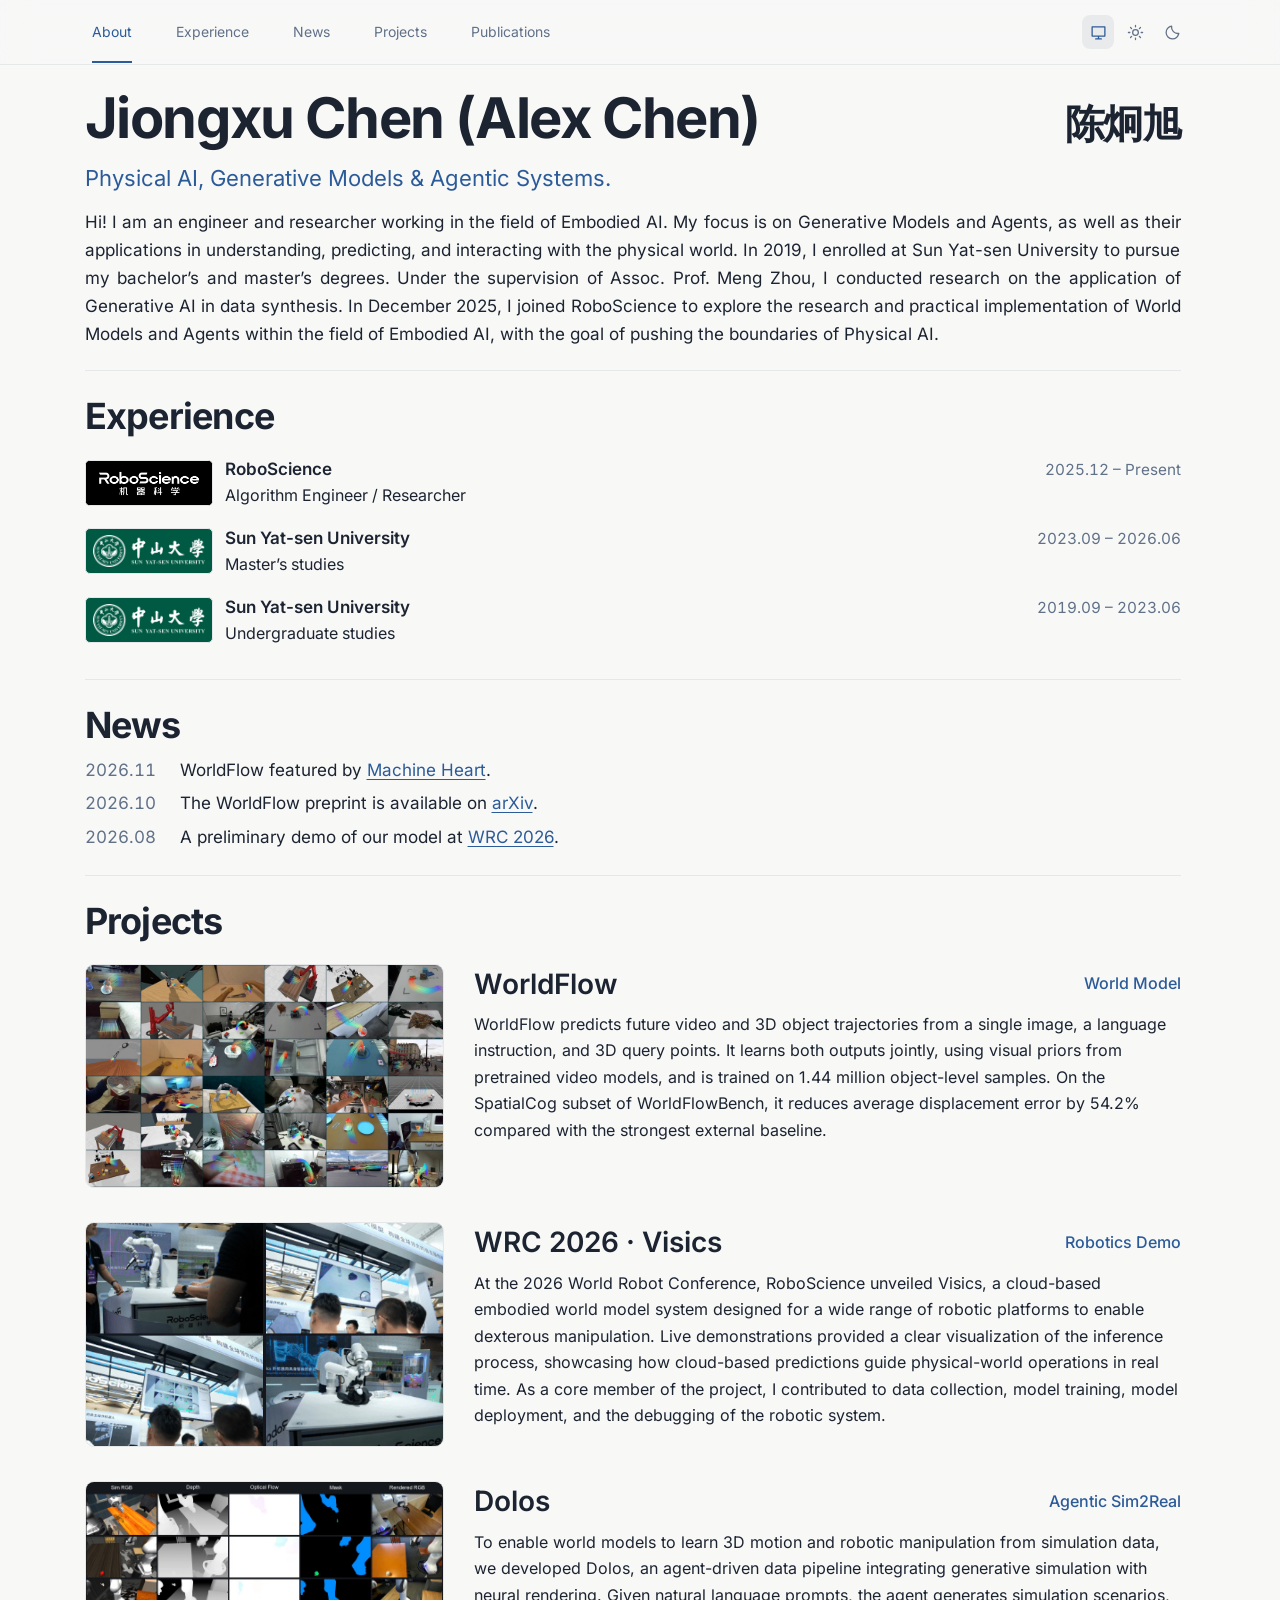
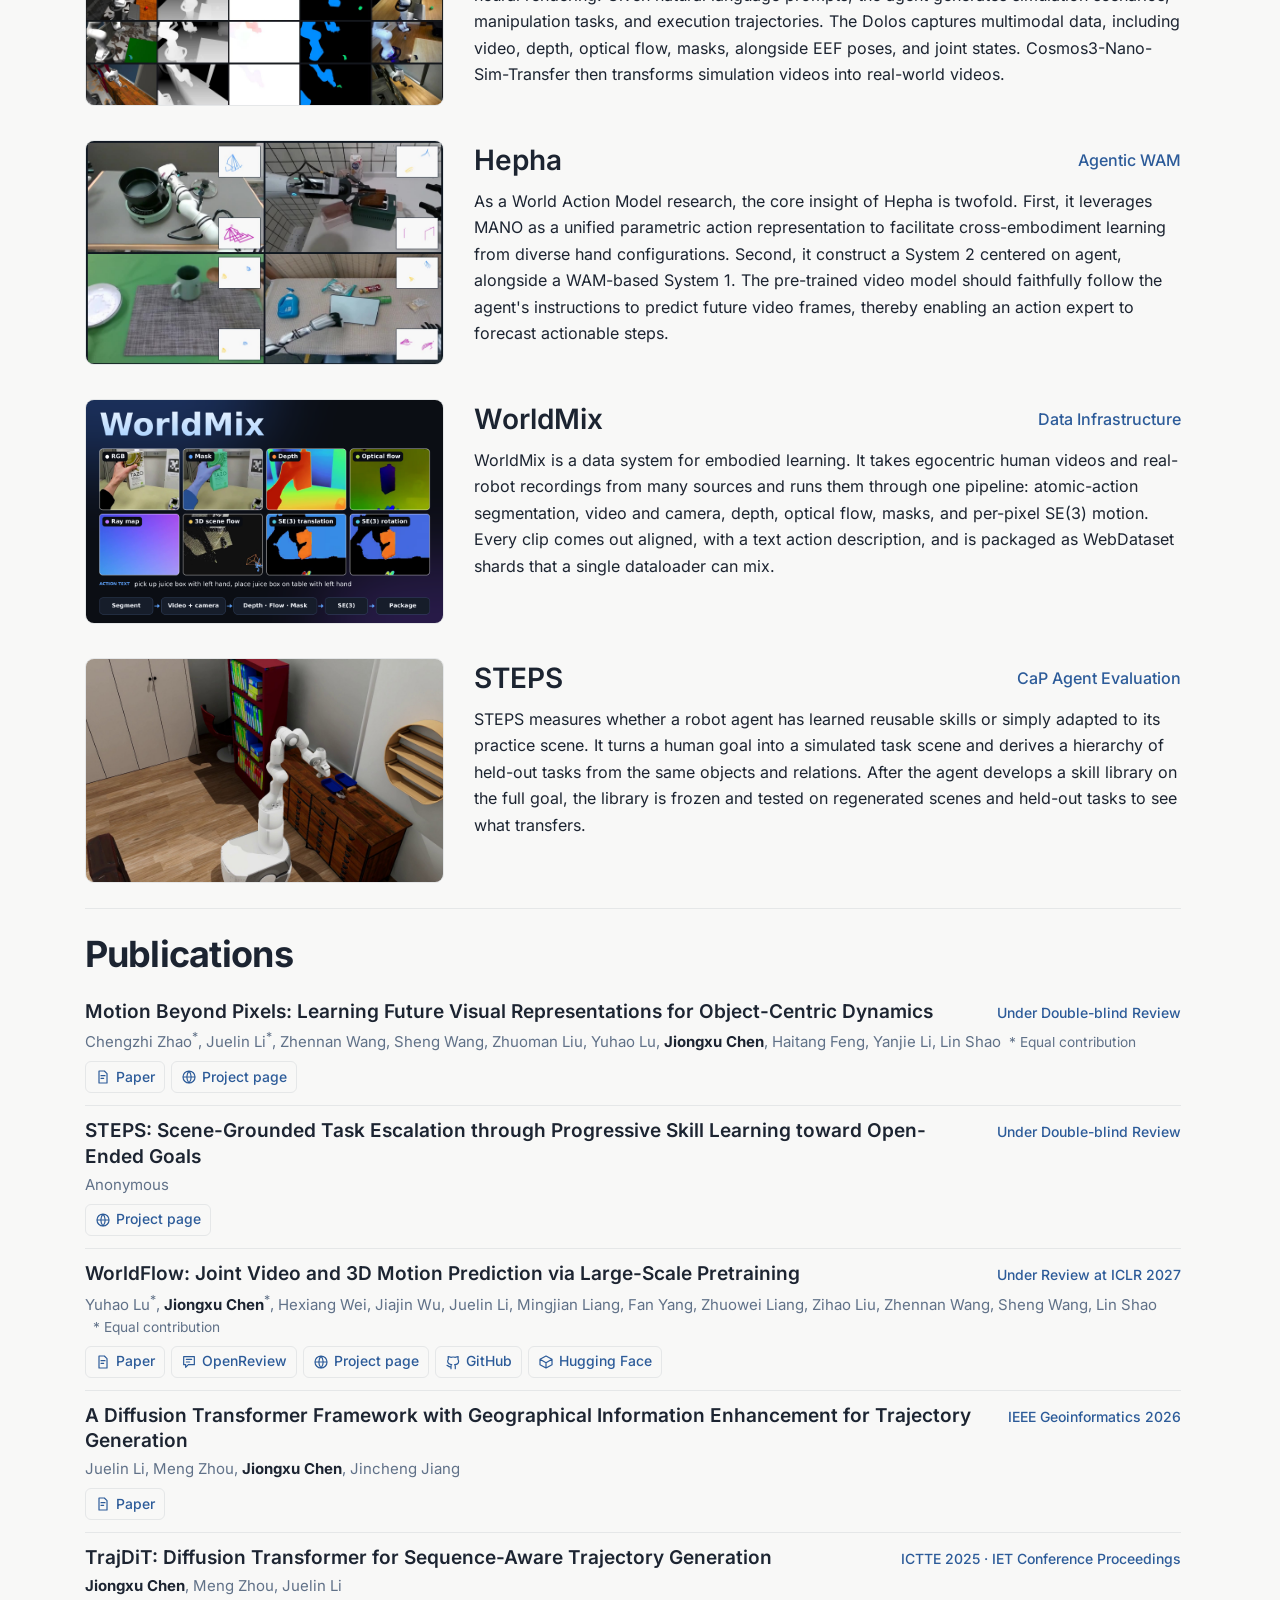
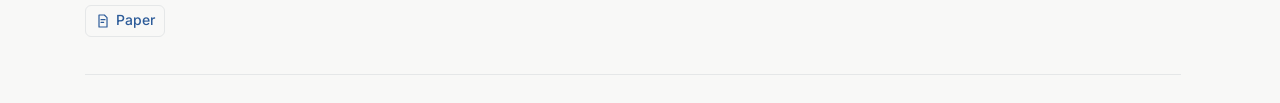
<file: index.html>
<!DOCTYPE html><html lang="en"><head><meta charset="UTF-8"><meta name="viewport" content="width=device-width"><meta name="description" content="Research and engineering portfolio of Jiongxu Chen, covering physical AI, generative models, and agentic systems."><meta name="robots" content="noindex,nofollow"><title>Jiongxu Chen</title><link rel="icon" href="/favicon.svg"><script>try{const t=localStorage.getItem('theme')||'system';document.documentElement.dataset.theme=t;document.documentElement.style.colorScheme=t==='system'?(matchMedia('(prefers-color-scheme: dark)').matches?'dark':'light'):t;}catch{}</script><link rel="stylesheet" href="/_astro/index.5DleU7zk.css"><link rel="stylesheet" href="/_astro/_astro_content.C39nKzuz.css"></head><body><a class="skip" href="#main">Skip to content</a><header><div class="nav-wrap"><button class="menu" type="button" aria-expanded="false" aria-controls="navigation" aria-label="Navigation menu"><span class="menu-open-icon"><svg viewBox="0 0 24 24" fill="none" stroke="currentColor" stroke-width="1.8" stroke-linecap="round" stroke-linejoin="round" aria-hidden="true"><path d="M4 7h16 M4 12h16 M4 17h16"></path></svg></span><span class="menu-close-icon"><svg viewBox="0 0 24 24" fill="none" stroke="currentColor" stroke-width="1.8" stroke-linecap="round" stroke-linejoin="round" aria-hidden="true"><path d="M6 6l12 12 M18 6 6 18"></path></svg></span></button><nav id="navigation" aria-label="Main navigation"><a href="/#about" data-nav="about">About</a><a href="/#experience" data-nav="experience">Experience</a><a href="/#news" data-nav="news">News</a><a href="/#projects" data-nav="projects">Projects</a><a href="/#publications" data-nav="publications">Publications</a></nav><div class="tools"><div class="theme-switch" role="group" aria-label="Theme"><button type="button" data-set-theme="system" aria-label="System" title="System" aria-pressed="true"><svg viewBox="0 0 24 24" fill="none" stroke="currentColor" stroke-width="1.8" stroke-linecap="round" stroke-linejoin="round" aria-hidden="true"><path d="M3 4h18v13H3z M8 21h8 M12 17v4"></path></svg></button><button type="button" data-set-theme="light" aria-label="Light" title="Light" aria-pressed="false"><svg viewBox="0 0 24 24" fill="none" stroke="currentColor" stroke-width="1.8" stroke-linecap="round" stroke-linejoin="round" aria-hidden="true"><path d="M12 2v2 M12 20v2 M2 12h2 M20 12h2 M5 5l1.5 1.5 M17.5 17.5 19 19 M5 19l1.5-1.5 M17.5 6.5 19 5 M16 12a4 4 0 1 1-8 0 4 4 0 0 1 8 0Z"></path></svg></button><button type="button" data-set-theme="dark" aria-label="Dark" title="Dark" aria-pressed="false"><svg viewBox="0 0 24 24" fill="none" stroke="currentColor" stroke-width="1.8" stroke-linecap="round" stroke-linejoin="round" aria-hidden="true"><path d="M20.9 13.3A9 9 0 0 1 10.7 3.1 9 9 0 1 0 20.9 13.3Z"></path></svg></button></div></div></div></header><main id="main"><section class="profile" id="about" aria-label="About Me" data-astro-cid-7aropxhg><div class="profile-intro" data-astro-cid-7aropxhg><h1 class="profile-name" data-astro-cid-7aropxhg><span data-astro-cid-7aropxhg>Jiongxu Chen <span class="profile-alias" data-astro-cid-7aropxhg>(Alex Chen)</span></span><span class="profile-chinese-name" lang="zh" data-astro-cid-7aropxhg>陈炯旭</span></h1><p data-astro-cid-7aropxhg>Physical AI, Generative Models &amp; Agentic Systems.</p></div><p class="profile-bio" data-astro-cid-7aropxhg>Hi! I am an engineer and researcher working in the field of Embodied AI. My focus is on Generative Models and Agents, as well as their applications in understanding, predicting, and interacting with the physical world. In 2019, I enrolled at Sun Yat-sen University to pursue my bachelor’s and master’s degrees. Under the supervision of Assoc. Prof. Meng Zhou, I conducted research on the application of Generative AI in data synthesis. In December 2025, I joined RoboScience to explore the research and practical implementation of World Models and Agents within the field of Embodied AI, with the goal of pushing the boundaries of Physical AI.</p></section><section id="experience" data-astro-cid-bl6cniha><h2 data-astro-cid-bl6cniha>Experience</h2><ul class="experience-list" role="list" data-astro-cid-bl6cniha><li class="experience-entry" data-astro-cid-bl6cniha><a class="organization-logo roboscience" href="https://www.robosci.com/en/home-en/" aria-label="RoboScience" data-astro-cid-bl6cniha><img src="/images/organizations/roboscience.png" alt="" width="128" height="46" decoding="async" data-astro-cid-bl6cniha></a><a class="organization-name title-link" href="https://www.robosci.com/en/home-en/" data-astro-cid-bl6cniha>RoboScience</a><span class="experience-date" data-astro-cid-bl6cniha><time datetime="2025-12" data-astro-cid-bl6cniha>2025.12</time><span data-astro-cid-bl6cniha> – </span>Present</span><span class="experience-role" data-astro-cid-bl6cniha>Algorithm Engineer / Researcher</span></li><li class="experience-entry" data-astro-cid-bl6cniha><a class="organization-logo sysu" href="https://www.sysu.edu.cn/" aria-label="Sun Yat-sen University" data-astro-cid-bl6cniha><img src="/images/organizations/sysu.png" alt="" width="128" height="46" decoding="async" data-astro-cid-bl6cniha></a><a class="organization-name title-link" href="https://www.sysu.edu.cn/" data-astro-cid-bl6cniha>Sun Yat-sen University</a><span class="experience-date" data-astro-cid-bl6cniha><time datetime="2023-09" data-astro-cid-bl6cniha>2023.09</time><span data-astro-cid-bl6cniha> – </span><time datetime="2026-06" data-astro-cid-bl6cniha>2026.06</time></span><span class="experience-role" data-astro-cid-bl6cniha>Master’s studies</span></li><li class="experience-entry" data-astro-cid-bl6cniha><a class="organization-logo sysu" href="https://www.sysu.edu.cn/" aria-label="Sun Yat-sen University" data-astro-cid-bl6cniha><img src="/images/organizations/sysu.png" alt="" width="128" height="46" decoding="async" data-astro-cid-bl6cniha></a><a class="organization-name title-link" href="https://www.sysu.edu.cn/" data-astro-cid-bl6cniha>Sun Yat-sen University</a><span class="experience-date" data-astro-cid-bl6cniha><time datetime="2019-09" data-astro-cid-bl6cniha>2019.09</time><span data-astro-cid-bl6cniha> – </span><time datetime="2023-06" data-astro-cid-bl6cniha>2023.06</time></span><span class="experience-role" data-astro-cid-bl6cniha>Undergraduate studies</span></li></ul></section><section id="news" class="index-news" data-astro-cid-7aropxhg><h2 data-astro-cid-7aropxhg>News</h2><ul class="news-list" role="list" data-astro-cid-rqg5okp4><li data-astro-cid-rqg5okp4><time datetime="2026-11" data-astro-cid-rqg5okp4>2026.11</time><span data-astro-cid-rqg5okp4>WorldFlow featured by <a href="https://mp.weixin.qq.com/s/nxr34ClHbxqVW3aULfyYVQ" data-astro-cid-rqg5okp4>Machine Heart</a>.</span></li><li data-astro-cid-rqg5okp4><time datetime="2026-10" data-astro-cid-rqg5okp4>2026.10</time><span data-astro-cid-rqg5okp4>The WorldFlow preprint is available on <a href="https://arxiv.org/abs/2610.39278" data-astro-cid-rqg5okp4>arXiv</a>.</span></li><li data-astro-cid-rqg5okp4><time datetime="2026-08" data-astro-cid-rqg5okp4>2026.08</time><span data-astro-cid-rqg5okp4>A preliminary demo of our model at <a href="https://www.robosci.com/wrc-2026-rex-g1/" data-astro-cid-rqg5okp4>WRC 2026</a>.</span></li></ul></section><section id="projects" data-astro-cid-7aropxhg><h2 data-astro-cid-7aropxhg>Projects</h2><div class="project-grid" data-astro-cid-7aropxhg><article class="project" data-scroll-key="project-worldflow" data-astro-cid-7aropxhg><figure class="media video-cover" data-astro-cid-ssh65za6><video data-cover-video src="/videos/worldflow/teaser.mp4" poster="/videos/worldflow/poster.jpg" muted loop playsinline preload="none" aria-hidden="true" data-astro-cid-ssh65za6></video></figure><script type="module">var e=document.querySelectorAll(`[data-cover-video]`),t=matchMedia(`(prefers-reduced-motion: reduce)`);function n(){for(let n of e)t.matches?n.pause():n.paused&&n.play().catch(()=>{})}t.addEventListener(`change`,n),n();</script><div class="project-copy" data-astro-cid-7aropxhg><div class="project-heading" data-astro-cid-7aropxhg><h3 data-astro-cid-7aropxhg><a class="title-link" href="https://roboscience-ai.github.io/worldflow-page/" data-astro-cid-7aropxhg>WorldFlow</a></h3><span class="project-card-subtitle" data-astro-cid-7aropxhg>World Model</span></div><p class="project-description project-description-clamped" data-astro-cid-7aropxhg>WorldFlow predicts future video and 3D object trajectories from a single image, a language instruction, and 3D query points. It learns both outputs jointly, using visual priors from pretrained video models, and is trained on 1.44 million object-level samples. On the SpatialCog subset of WorldFlowBench, it reduces average displacement error by 54.2% compared with the strongest external baseline.</p></div></article><article class="project" data-scroll-key="project-visics" data-astro-cid-7aropxhg><figure class="media"><img src="/media/wrc/cover.jpg" alt="Live world-model inference and robot demonstration at WRC" loading="lazy"></figure><div class="project-copy" data-astro-cid-7aropxhg><div class="project-heading" data-astro-cid-7aropxhg><h3 data-astro-cid-7aropxhg><a class="title-link" href="https://www.robosci.com/wrc-2026-rex-g1/" data-astro-cid-7aropxhg>WRC 2026 · Visics</a></h3><span class="project-card-subtitle" data-astro-cid-7aropxhg>Robotics Demo</span></div><p class="project-description" data-astro-cid-7aropxhg>At the 2026 World Robot Conference, RoboScience unveiled Visics, a cloud-based embodied world model system designed for a wide range of robotic platforms to enable dexterous manipulation. Live demonstrations provided a clear visualization of the inference process, showcasing how cloud-based predictions guide physical-world operations in real time. As a core member of the project, I contributed to data collection, model training, model deployment, and the debugging of the robotic system.</p></div></article><article class="project" data-scroll-key="project-dolos" data-astro-cid-7aropxhg><figure class="media video-cover" data-astro-cid-ssh65za6><video data-cover-video src="/media/dolos/teaser.mp4" poster="/media/dolos/poster.jpg" muted loop playsinline preload="none" aria-hidden="true" data-astro-cid-ssh65za6></video></figure><div class="project-copy" data-astro-cid-7aropxhg><div class="project-heading" data-astro-cid-7aropxhg><h3 data-astro-cid-7aropxhg>Dolos</h3><span class="project-card-subtitle" data-astro-cid-7aropxhg>Agentic Sim2Real</span></div><p class="project-description project-description-desktop-clamped" data-astro-cid-7aropxhg>To enable world models to learn 3D motion and robotic manipulation from simulation data, we developed Dolos, an agent-driven data pipeline integrating generative simulation with neural rendering. Given natural language prompts, the agent generates simulation scenarios, manipulation tasks, and execution trajectories. The Dolos captures multimodal data, including video, depth, optical flow, masks, alongside EEF poses, and joint states. Cosmos3-Nano-Sim-Transfer then transforms simulation videos into real-world videos.</p></div></article><article class="project" data-scroll-key="project-wam" data-astro-cid-7aropxhg><figure class="media video-cover" data-astro-cid-ssh65za6><video data-cover-video src="/media/wam/teaser.mp4" poster="/media/wam/poster.jpg" muted loop playsinline preload="none" aria-hidden="true" data-astro-cid-ssh65za6></video></figure><div class="project-copy" data-astro-cid-7aropxhg><div class="project-heading" data-astro-cid-7aropxhg><h3 data-astro-cid-7aropxhg>Hepha</h3><span class="project-card-subtitle" data-astro-cid-7aropxhg>Agentic WAM</span></div><p class="project-description project-description-desktop-clamped" data-astro-cid-7aropxhg>As a World Action Model research, the core insight of Hepha is twofold. First, it leverages MANO as a unified parametric action representation to facilitate cross-embodiment learning from diverse hand configurations. Second, it construct a System 2 centered on agent, alongside a WAM-based System 1. The pre-trained video model should faithfully follow the agent&#39;s instructions to predict future video frames, thereby enabling an action expert to forecast actionable steps.</p></div></article><article class="project" data-scroll-key="project-worldmix" data-astro-cid-7aropxhg><figure class="media"><img src="/media/worldmix/cover.png" alt="WorldMix pipeline and aligned data layers for a sample clip" loading="lazy"></figure><div class="project-copy" data-astro-cid-7aropxhg><div class="project-heading" data-astro-cid-7aropxhg><h3 data-astro-cid-7aropxhg>WorldMix</h3><span class="project-card-subtitle" data-astro-cid-7aropxhg>Data Infrastructure</span></div><p class="project-description" data-astro-cid-7aropxhg>WorldMix is a data system for embodied learning. It takes egocentric human videos and real-robot recordings from many sources and runs them through one pipeline: atomic-action segmentation, video and camera, depth, optical flow, masks, and per-pixel SE(3) motion. Every clip comes out aligned, with a text action description, and is packaged as WebDataset shards that a single dataloader can mix.</p></div></article><article class="project" data-scroll-key="project-steps" data-astro-cid-7aropxhg><figure class="media video-cover" data-astro-cid-ssh65za6><video data-cover-video src="/videos/steps/teaser.mp4" poster="/videos/steps/poster.jpg" muted loop playsinline preload="none" aria-hidden="true" data-astro-cid-ssh65za6></video></figure><div class="project-copy" data-astro-cid-7aropxhg><div class="project-heading" data-astro-cid-7aropxhg><h3 data-astro-cid-7aropxhg><a class="title-link" href="https://steps-rbs.github.io/" data-astro-cid-7aropxhg>STEPS</a></h3><span class="project-card-subtitle" data-astro-cid-7aropxhg>CaP Agent Evaluation</span></div><p class="project-description" data-astro-cid-7aropxhg>STEPS measures whether a robot agent has learned reusable skills or simply adapted to its practice scene. It turns a human goal into a simulated task scene and derives a hierarchy of held-out tasks from the same objects and relations. After the agent develops a skill library on the full goal, the library is frozen and tested on regenerated scenes and held-out tasks to see what transfers.</p></div></article></div></section><section id="publications" data-astro-cid-7aropxhg><h2 data-astro-cid-7aropxhg>Publications</h2><ol class="publication-list" role="list" data-astro-cid-7aropxhg><li data-astro-cid-7aropxhg><article class="publication" data-publication data-astro-cid-ent4rkus><h3 data-astro-cid-ent4rkus><a class="title-link" href="https://arxiv.org/abs/2611.34644" data-astro-cid-ent4rkus>Motion Beyond Pixels: Learning Future Visual Representations for Object-Centric Dynamics</a></h3><p class="publication-venue" data-astro-cid-ent4rkus>Under Double-blind Review</p><p class="publication-authors" data-astro-cid-ent4rkus>Chengzhi Zhao<sup data-astro-cid-ent4rkus>*</sup>, Juelin Li<sup data-astro-cid-ent4rkus>*</sup>, Zhennan Wang, Sheng Wang, Zhuoman Liu, Yuhao Lu, <strong data-astro-cid-ent4rkus>Jiongxu Chen</strong>, Haitang Feng, Yanjie Li, Lin Shao<span class="publication-note" data-astro-cid-ent4rkus>* Equal contribution</span></p><div class="publication-links" data-astro-cid-ent4rkus><a href="https://arxiv.org/abs/2611.34644" data-astro-cid-ent4rkus><svg viewBox="0 0 24 24" fill="none" stroke="currentColor" stroke-width="1.8" stroke-linecap="round" stroke-linejoin="round" aria-hidden="true"><path d="M6 3h8l4 4v14H6z M9 10h6 M9 14h4"></path></svg>Paper</a><a href="https://xyz1206.github.io/MotionRep/" data-astro-cid-ent4rkus><svg viewBox="0 0 24 24" fill="none" stroke="currentColor" stroke-width="1.8" stroke-linecap="round" stroke-linejoin="round" aria-hidden="true"><path d="M21 12a9 9 0 1 1-18 0 9 9 0 0 1 18 0Z M3 12h18 M12 3a14 14 0 0 1 0 18 14 14 0 0 1 0-18Z"></path></svg>Project page</a></div></article></li><li data-astro-cid-7aropxhg><article class="publication" data-publication data-astro-cid-ent4rkus><h3 data-astro-cid-ent4rkus><a class="title-link" href="https://steps-rbs.github.io/" data-astro-cid-ent4rkus>STEPS: Scene-Grounded Task Escalation through Progressive Skill Learning toward Open-Ended Goals</a></h3><p class="publication-venue" data-astro-cid-ent4rkus>Under Double-blind Review</p><p class="publication-authors" data-astro-cid-ent4rkus>Anonymous</p><div class="publication-links" data-astro-cid-ent4rkus><a href="https://steps-rbs.github.io/" data-astro-cid-ent4rkus><svg viewBox="0 0 24 24" fill="none" stroke="currentColor" stroke-width="1.8" stroke-linecap="round" stroke-linejoin="round" aria-hidden="true"><path d="M21 12a9 9 0 1 1-18 0 9 9 0 0 1 18 0Z M3 12h18 M12 3a14 14 0 0 1 0 18 14 14 0 0 1 0-18Z"></path></svg>Project page</a></div></article></li><li data-astro-cid-7aropxhg><article class="publication" data-publication data-astro-cid-ent4rkus><h3 data-astro-cid-ent4rkus><a class="title-link" href="https://arxiv.org/abs/2610.39278" data-astro-cid-ent4rkus>WorldFlow: Joint Video and 3D Motion Prediction via Large-Scale Pretraining</a></h3><p class="publication-venue" data-astro-cid-ent4rkus>Under Review at ICLR 2027</p><p class="publication-authors" data-astro-cid-ent4rkus>Yuhao Lu<sup data-astro-cid-ent4rkus>*</sup>, <strong data-astro-cid-ent4rkus>Jiongxu Chen</strong><sup data-astro-cid-ent4rkus>*</sup>, Hexiang Wei, Jiajin Wu, Juelin Li, Mingjian Liang, Fan Yang, Zhuowei Liang, Zihao Liu, Zhennan Wang, Sheng Wang, Lin Shao<span class="publication-note" data-astro-cid-ent4rkus>* Equal contribution</span></p><div class="publication-links" data-astro-cid-ent4rkus><a href="https://arxiv.org/abs/2610.39278" data-astro-cid-ent4rkus><svg viewBox="0 0 24 24" fill="none" stroke="currentColor" stroke-width="1.8" stroke-linecap="round" stroke-linejoin="round" aria-hidden="true"><path d="M6 3h8l4 4v14H6z M9 10h6 M9 14h4"></path></svg>Paper</a><a href="https://openreview.net/forum?id=tIrGxQ9xFX" data-astro-cid-ent4rkus><svg viewBox="0 0 24 24" fill="none" stroke="currentColor" stroke-width="1.8" stroke-linecap="round" stroke-linejoin="round" aria-hidden="true"><path d="M4 4h16v12h-9l-4 4v-4H4z M8 8h8 M8 12h5"></path></svg>OpenReview</a><a href="https://roboscience-ai.github.io/worldflow-page/" data-astro-cid-ent4rkus><svg viewBox="0 0 24 24" fill="none" stroke="currentColor" stroke-width="1.8" stroke-linecap="round" stroke-linejoin="round" aria-hidden="true"><path d="M21 12a9 9 0 1 1-18 0 9 9 0 0 1 18 0Z M3 12h18 M12 3a14 14 0 0 1 0 18 14 14 0 0 1 0-18Z"></path></svg>Project page</a><a href="https://github.com/roboscience-ai/worldflow" data-astro-cid-ent4rkus><svg viewBox="0 0 24 24" fill="none" stroke="currentColor" stroke-width="1.8" stroke-linecap="round" stroke-linejoin="round" aria-hidden="true"><path d="M9 19c-4 1-4-2-6-2 M9 22v-4c0-1 .3-2 1-2-4-.5-6-2-6-5 0-2 1-3 1-3l-.3-4s2 0 4 1a13 13 0 0 1 7 0c2-1 4-1 4-1l-.3 4s1 1 1 3c0 3-2 5-6 5 .7.5 1 1.4 1 2v4"></path></svg>GitHub</a><a href="https://huggingface.co/papers/2610.39278" data-astro-cid-ent4rkus><svg viewBox="0 0 24 24" fill="none" stroke="currentColor" stroke-width="1.8" stroke-linecap="round" stroke-linejoin="round" aria-hidden="true"><path d="M12 3 21 8v8l-9 5-9-5V8z M3 8l9 5 9-5 M12 13v8"></path></svg>Hugging Face</a></div></article></li><li data-astro-cid-7aropxhg><article class="publication" data-publication data-astro-cid-ent4rkus><h3 data-astro-cid-ent4rkus><a class="title-link" href="https://doi.org/10.1109/geoinformatics72247.2026.11665096" data-astro-cid-ent4rkus>A Diffusion Transformer Framework with Geographical Information Enhancement for Trajectory Generation</a></h3><p class="publication-venue" data-astro-cid-ent4rkus>IEEE Geoinformatics 2026</p><p class="publication-authors" data-astro-cid-ent4rkus>Juelin Li, Meng Zhou, <strong data-astro-cid-ent4rkus>Jiongxu Chen</strong>, Jincheng Jiang</p><div class="publication-links" data-astro-cid-ent4rkus><a href="https://doi.org/10.1109/geoinformatics72247.2026.11665096" data-astro-cid-ent4rkus><svg viewBox="0 0 24 24" fill="none" stroke="currentColor" stroke-width="1.8" stroke-linecap="round" stroke-linejoin="round" aria-hidden="true"><path d="M6 3h8l4 4v14H6z M9 10h6 M9 14h4"></path></svg>Paper</a></div></article></li><li data-astro-cid-7aropxhg><article class="publication" data-publication data-astro-cid-ent4rkus><h3 data-astro-cid-ent4rkus><a class="title-link" href="https://doi.org/10.1049/icp.2026.2270" data-astro-cid-ent4rkus>TrajDiT: Diffusion Transformer for Sequence-Aware Trajectory Generation</a></h3><p class="publication-venue" data-astro-cid-ent4rkus>ICTTE 2025 · IET Conference Proceedings</p><p class="publication-authors" data-astro-cid-ent4rkus><strong data-astro-cid-ent4rkus>Jiongxu Chen</strong>, Meng Zhou, Juelin Li</p><div class="publication-links" data-astro-cid-ent4rkus><a href="https://doi.org/10.1049/icp.2026.2270" data-astro-cid-ent4rkus><svg viewBox="0 0 24 24" fill="none" stroke="currentColor" stroke-width="1.8" stroke-linecap="round" stroke-linejoin="round" aria-hidden="true"><path d="M6 3h8l4 4v14H6z M9 10h6 M9 14h4"></path></svg>Paper</a></div></article></li></ol></section></main><script type="module">var e=document.querySelectorAll(`[data-set-theme]`),t=matchMedia(`(prefers-color-scheme: dark)`),n=document.documentElement.dataset.theme||`system`;[`system`,`light`,`dark`].includes(n)||(n=`system`);function r(){document.documentElement.dataset.theme=n,document.documentElement.style.colorScheme=n===`system`?t.matches?`dark`:`light`:n,e.forEach(e=>e.setAttribute(`aria-pressed`,String(e.dataset.setTheme===n)))}e.forEach(e=>e.addEventListener(`click`,()=>{n=e.dataset.setTheme;try{localStorage.setItem(`theme`,n)}catch{}r()})),t.addEventListener(`change`,r),r();var i=document.querySelector(`.menu`),a=document.getElementById(`navigation`),o=[...a.querySelectorAll(`[data-nav]`)],s=matchMedia(`(max-width: 720px)`);function c(e){i.setAttribute(`aria-expanded`,String(e)),a.classList.toggle(`open`,e)}i.addEventListener(`click`,()=>c(i.getAttribute(`aria-expanded`)!==`true`)),o.forEach(e=>e.addEventListener(`click`,()=>c(!1))),document.addEventListener(`keydown`,e=>{e.key===`Escape`&&i.getAttribute(`aria-expanded`)===`true`&&(c(!1),i.focus())}),document.addEventListener(`click`,e=>{e.target instanceof Node&&!i.contains(e.target)&&!a.contains(e.target)&&c(!1)}),s.addEventListener(`change`,()=>c(!1));var l=o.flatMap(e=>{let t=document.getElementById(e.dataset.nav??``);return t?[{link:e,section:t}]:[]}),u=!1;function d(){u=!1;let e=document.documentElement,t=parseFloat(getComputedStyle(e).scrollPaddingTop)+2,n=window.scrollY>0&&window.scrollY+e.clientHeight>=e.scrollHeight-2?l.at(-1):[...l].reverse().find(({section:e})=>e.getBoundingClientRect().top<=t);for(let{link:e}of l)e===n?.link?e.setAttribute(`aria-current`,`location`):e.removeAttribute(`aria-current`)}function f(){u||(u=!0,requestAnimationFrame(d))}l.length&&(window.addEventListener(`scroll`,f,{passive:!0}),window.addEventListener(`resize`,f),window.addEventListener(`pageshow`,f),f());</script></body></html>
</file>
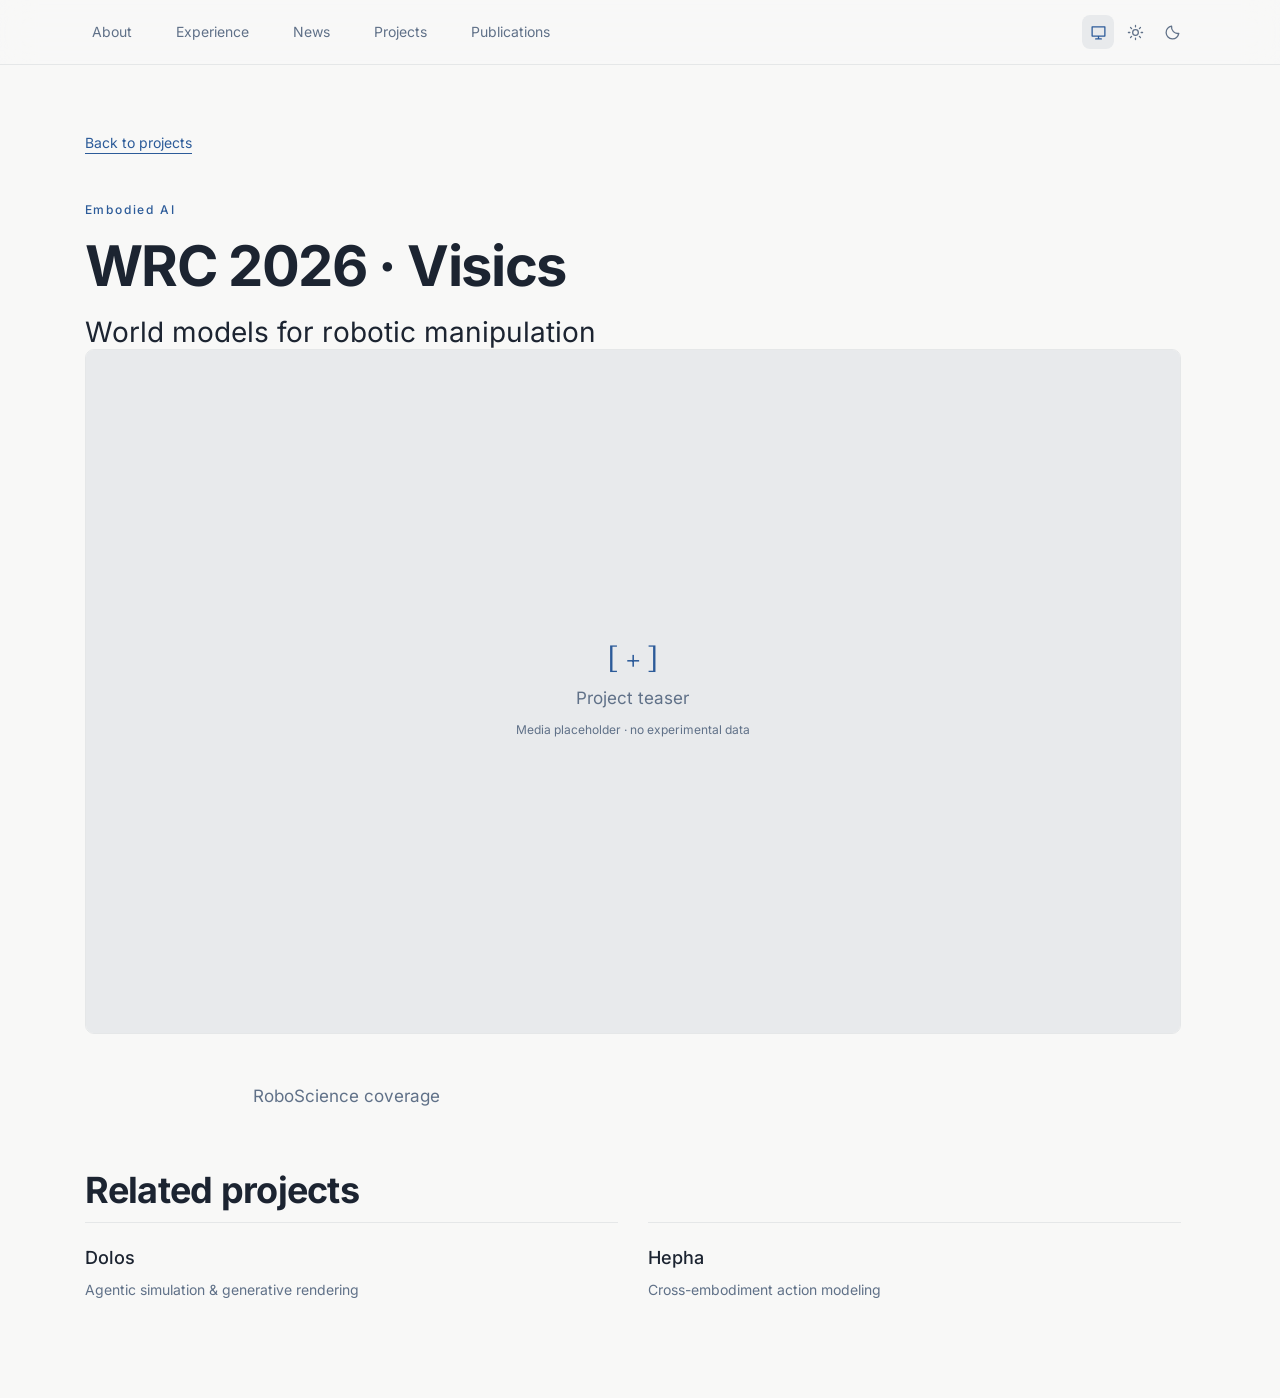
<file: projects/visics/index.html>
<!DOCTYPE html><html lang="en"><head><meta charset="UTF-8"><meta name="viewport" content="width=device-width"><meta name="description" content="Research and engineering portfolio of Jiongxu Chen, covering physical AI, generative models, and agentic systems."><meta name="robots" content="noindex,nofollow"><title>WRC 2026 · Visics</title><link rel="icon" href="/favicon.svg"><script>try{const t=localStorage.getItem('theme')||'system';document.documentElement.dataset.theme=t;document.documentElement.style.colorScheme=t==='system'?(matchMedia('(prefers-color-scheme: dark)').matches?'dark':'light'):t;}catch{}</script><link rel="stylesheet" href="/_astro/_astro_content.C39nKzuz.css"></head><body><a class="skip" href="#main">Skip to content</a><header><div class="nav-wrap"><button class="menu" type="button" aria-expanded="false" aria-controls="navigation" aria-label="Navigation menu"><span class="menu-open-icon"><svg viewBox="0 0 24 24" fill="none" stroke="currentColor" stroke-width="1.8" stroke-linecap="round" stroke-linejoin="round" aria-hidden="true"><path d="M4 7h16 M4 12h16 M4 17h16"></path></svg></span><span class="menu-close-icon"><svg viewBox="0 0 24 24" fill="none" stroke="currentColor" stroke-width="1.8" stroke-linecap="round" stroke-linejoin="round" aria-hidden="true"><path d="M6 6l12 12 M18 6 6 18"></path></svg></span></button><nav id="navigation" aria-label="Main navigation"><a href="/#about" data-nav="about">About</a><a href="/#experience" data-nav="experience">Experience</a><a href="/#news" data-nav="news">News</a><a href="/#projects" data-nav="projects">Projects</a><a href="/#publications" data-nav="publications">Publications</a></nav><div class="tools"><div class="theme-switch" role="group" aria-label="Theme"><button type="button" data-set-theme="system" aria-label="System" title="System" aria-pressed="true"><svg viewBox="0 0 24 24" fill="none" stroke="currentColor" stroke-width="1.8" stroke-linecap="round" stroke-linejoin="round" aria-hidden="true"><path d="M3 4h18v13H3z M8 21h8 M12 17v4"></path></svg></button><button type="button" data-set-theme="light" aria-label="Light" title="Light" aria-pressed="false"><svg viewBox="0 0 24 24" fill="none" stroke="currentColor" stroke-width="1.8" stroke-linecap="round" stroke-linejoin="round" aria-hidden="true"><path d="M12 2v2 M12 20v2 M2 12h2 M20 12h2 M5 5l1.5 1.5 M17.5 17.5 19 19 M5 19l1.5-1.5 M17.5 6.5 19 5 M16 12a4 4 0 1 1-8 0 4 4 0 0 1 8 0Z"></path></svg></button><button type="button" data-set-theme="dark" aria-label="Dark" title="Dark" aria-pressed="false"><svg viewBox="0 0 24 24" fill="none" stroke="currentColor" stroke-width="1.8" stroke-linecap="round" stroke-linejoin="round" aria-hidden="true"><path d="M20.9 13.3A9 9 0 0 1 10.7 3.1 9 9 0 1 0 20.9 13.3Z"></path></svg></button></div></div></div></header><main id="main"><article class="project-page"><a class="text-link" href="/#projects">Back to projects</a><p class="eyebrow">Embodied AI</p><h1>WRC 2026 · Visics</h1><p class="subtitle">World models for robotic manipulation</p><figure class="media"><div class="media-empty"><span class="media-mark">[ + ]</span><span>Project teaser</span><small>Media placeholder · no experimental data</small></div></figure><div class="prose"><p><a href="https://www.robosci.com/wrc-2026-rex-g1/">RoboScience coverage</a></p>
</div><h2>Related projects</h2><div class="related"><article><h3>Dolos</h3><p>Agentic simulation &amp; generative rendering</p></article><article><h3>Hepha</h3><p>Cross-embodiment action modeling</p></article></div></article></main><script type="module">var e=document.querySelectorAll(`[data-set-theme]`),t=matchMedia(`(prefers-color-scheme: dark)`),n=document.documentElement.dataset.theme||`system`;[`system`,`light`,`dark`].includes(n)||(n=`system`);function r(){document.documentElement.dataset.theme=n,document.documentElement.style.colorScheme=n===`system`?t.matches?`dark`:`light`:n,e.forEach(e=>e.setAttribute(`aria-pressed`,String(e.dataset.setTheme===n)))}e.forEach(e=>e.addEventListener(`click`,()=>{n=e.dataset.setTheme;try{localStorage.setItem(`theme`,n)}catch{}r()})),t.addEventListener(`change`,r),r();var i=document.querySelector(`.menu`),a=document.getElementById(`navigation`),o=[...a.querySelectorAll(`[data-nav]`)],s=matchMedia(`(max-width: 720px)`);function c(e){i.setAttribute(`aria-expanded`,String(e)),a.classList.toggle(`open`,e)}i.addEventListener(`click`,()=>c(i.getAttribute(`aria-expanded`)!==`true`)),o.forEach(e=>e.addEventListener(`click`,()=>c(!1))),document.addEventListener(`keydown`,e=>{e.key===`Escape`&&i.getAttribute(`aria-expanded`)===`true`&&(c(!1),i.focus())}),document.addEventListener(`click`,e=>{e.target instanceof Node&&!i.contains(e.target)&&!a.contains(e.target)&&c(!1)}),s.addEventListener(`change`,()=>c(!1));var l=o.flatMap(e=>{let t=document.getElementById(e.dataset.nav??``);return t?[{link:e,section:t}]:[]}),u=!1;function d(){u=!1;let e=document.documentElement,t=parseFloat(getComputedStyle(e).scrollPaddingTop)+2,n=window.scrollY>0&&window.scrollY+e.clientHeight>=e.scrollHeight-2?l.at(-1):[...l].reverse().find(({section:e})=>e.getBoundingClientRect().top<=t);for(let{link:e}of l)e===n?.link?e.setAttribute(`aria-current`,`location`):e.removeAttribute(`aria-current`)}function f(){u||(u=!0,requestAnimationFrame(d))}l.length&&(window.addEventListener(`scroll`,f,{passive:!0}),window.addEventListener(`resize`,f),window.addEventListener(`pageshow`,f),f());</script></body></html>
</file>
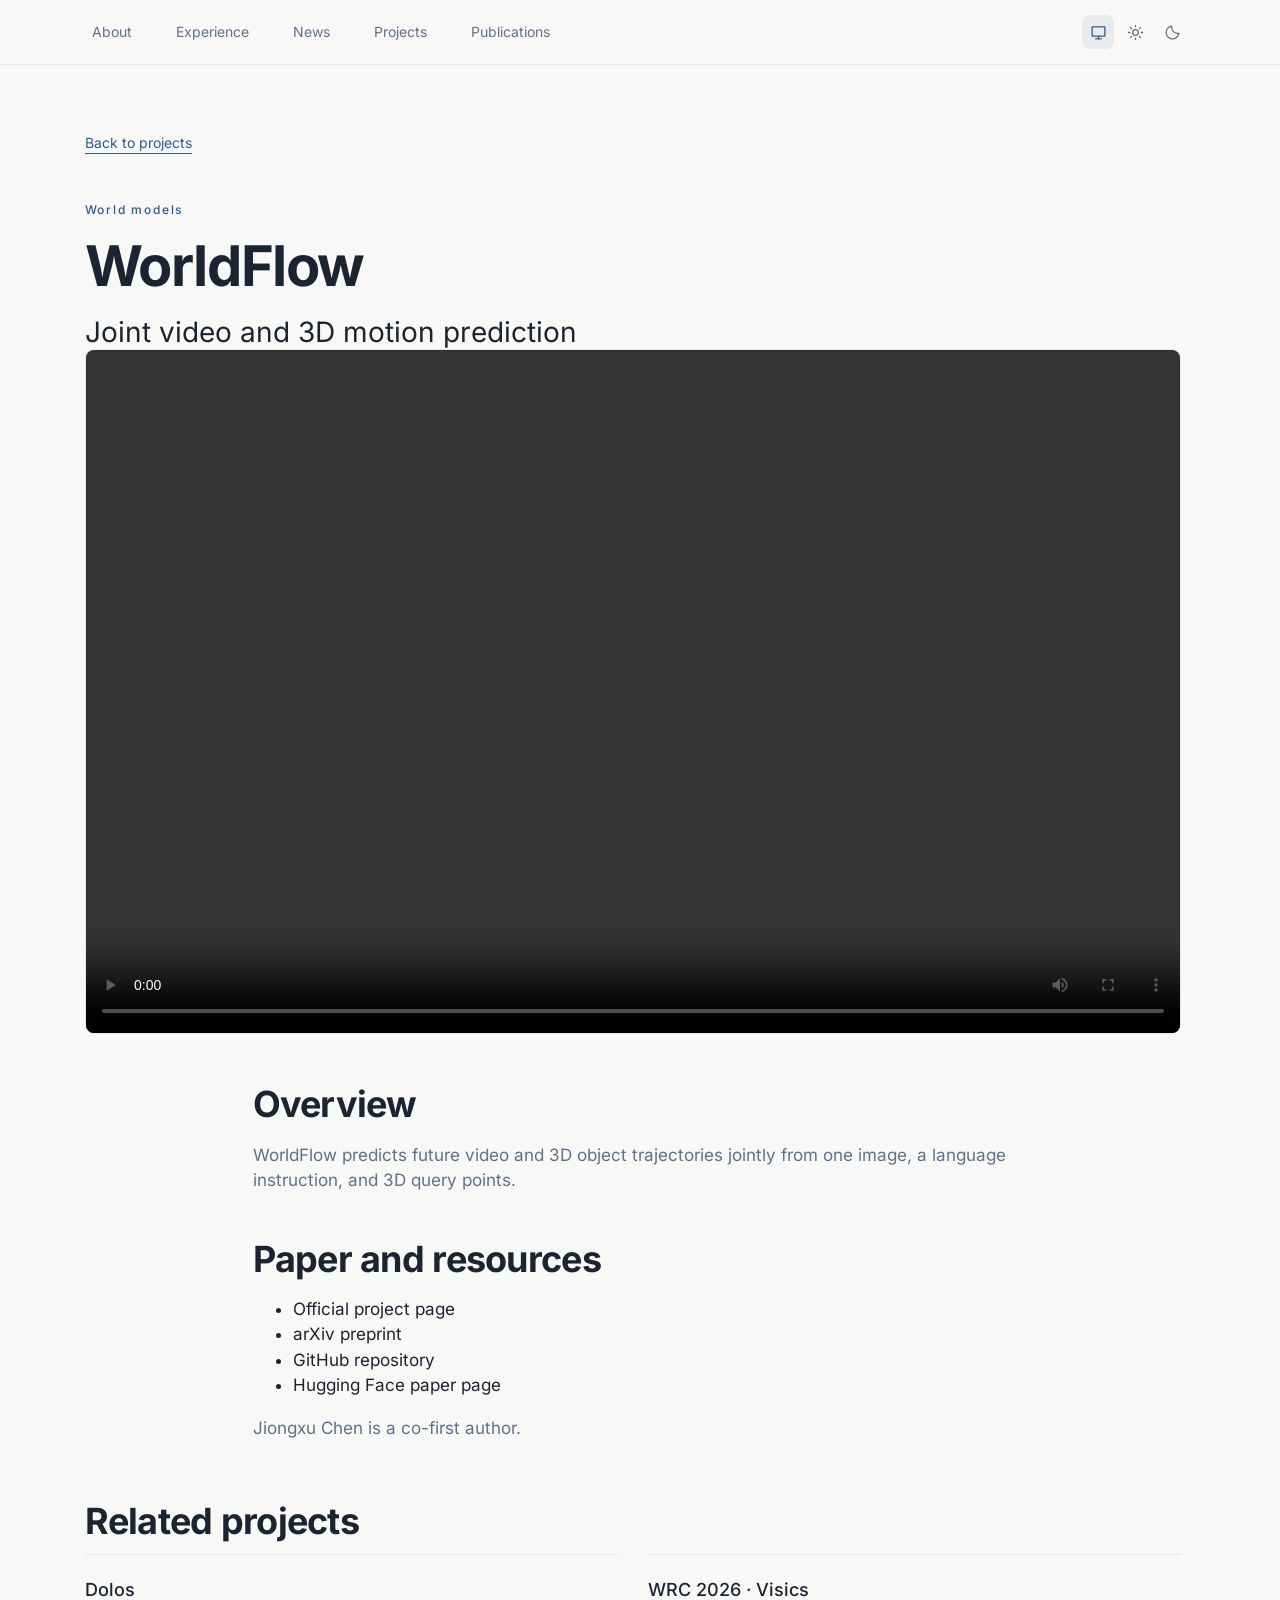
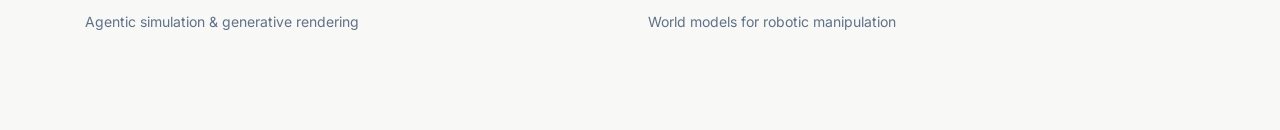
<file: projects/worldflow/index.html>
<!DOCTYPE html><html lang="en"><head><meta charset="UTF-8"><meta name="viewport" content="width=device-width"><meta name="description" content="Research and engineering portfolio of Jiongxu Chen, covering physical AI, generative models, and agentic systems."><meta name="robots" content="noindex,nofollow"><title>WorldFlow</title><link rel="icon" href="/favicon.svg"><script>try{const t=localStorage.getItem('theme')||'system';document.documentElement.dataset.theme=t;document.documentElement.style.colorScheme=t==='system'?(matchMedia('(prefers-color-scheme: dark)').matches?'dark':'light'):t;}catch{}</script><link rel="stylesheet" href="/_astro/_astro_content.C39nKzuz.css"></head><body><a class="skip" href="#main">Skip to content</a><header><div class="nav-wrap"><button class="menu" type="button" aria-expanded="false" aria-controls="navigation" aria-label="Navigation menu"><span class="menu-open-icon"><svg viewBox="0 0 24 24" fill="none" stroke="currentColor" stroke-width="1.8" stroke-linecap="round" stroke-linejoin="round" aria-hidden="true"><path d="M4 7h16 M4 12h16 M4 17h16"></path></svg></span><span class="menu-close-icon"><svg viewBox="0 0 24 24" fill="none" stroke="currentColor" stroke-width="1.8" stroke-linecap="round" stroke-linejoin="round" aria-hidden="true"><path d="M6 6l12 12 M18 6 6 18"></path></svg></span></button><nav id="navigation" aria-label="Main navigation"><a href="/#about" data-nav="about">About</a><a href="/#experience" data-nav="experience">Experience</a><a href="/#news" data-nav="news">News</a><a href="/#projects" data-nav="projects">Projects</a><a href="/#publications" data-nav="publications">Publications</a></nav><div class="tools"><div class="theme-switch" role="group" aria-label="Theme"><button type="button" data-set-theme="system" aria-label="System" title="System" aria-pressed="true"><svg viewBox="0 0 24 24" fill="none" stroke="currentColor" stroke-width="1.8" stroke-linecap="round" stroke-linejoin="round" aria-hidden="true"><path d="M3 4h18v13H3z M8 21h8 M12 17v4"></path></svg></button><button type="button" data-set-theme="light" aria-label="Light" title="Light" aria-pressed="false"><svg viewBox="0 0 24 24" fill="none" stroke="currentColor" stroke-width="1.8" stroke-linecap="round" stroke-linejoin="round" aria-hidden="true"><path d="M12 2v2 M12 20v2 M2 12h2 M20 12h2 M5 5l1.5 1.5 M17.5 17.5 19 19 M5 19l1.5-1.5 M17.5 6.5 19 5 M16 12a4 4 0 1 1-8 0 4 4 0 0 1 8 0Z"></path></svg></button><button type="button" data-set-theme="dark" aria-label="Dark" title="Dark" aria-pressed="false"><svg viewBox="0 0 24 24" fill="none" stroke="currentColor" stroke-width="1.8" stroke-linecap="round" stroke-linejoin="round" aria-hidden="true"><path d="M20.9 13.3A9 9 0 0 1 10.7 3.1 9 9 0 1 0 20.9 13.3Z"></path></svg></button></div></div></div></header><main id="main"><article class="project-page"><a class="text-link" href="/#projects">Back to projects</a><p class="eyebrow">World models</p><h1>WorldFlow</h1><p class="subtitle">Joint video and 3D motion prediction</p><figure class="media"><video src="/videos/worldflow/teaser.mp4" controls playsinline preload="metadata" aria-label="Project teaser"></video></figure><div class="prose"><h2 id="overview">Overview</h2>
<p>WorldFlow predicts future video and 3D object trajectories jointly from one image, a language instruction, and 3D query points.</p>
<h2 id="paper-and-resources">Paper and resources</h2>
<ul>
<li><a href="https://roboscience-ai.github.io/worldflow-page/">Official project page</a></li>
<li><a href="https://arxiv.org/abs/2610.39278">arXiv preprint</a></li>
<li><a href="https://github.com/roboscience-ai/worldflow">GitHub repository</a></li>
<li><a href="https://huggingface.co/papers/2610.39278">Hugging Face paper page</a></li>
</ul>
<p>Jiongxu Chen is a co-first author.</p></div><h2>Related projects</h2><div class="related"><article><h3>Dolos</h3><p>Agentic simulation &amp; generative rendering</p></article><article><h3><a class="title-link" href="https://www.robosci.com/wrc-2026-rex-g1/">WRC 2026 · Visics</a></h3><p>World models for robotic manipulation</p></article></div></article></main><script type="module">var e=document.querySelectorAll(`[data-set-theme]`),t=matchMedia(`(prefers-color-scheme: dark)`),n=document.documentElement.dataset.theme||`system`;[`system`,`light`,`dark`].includes(n)||(n=`system`);function r(){document.documentElement.dataset.theme=n,document.documentElement.style.colorScheme=n===`system`?t.matches?`dark`:`light`:n,e.forEach(e=>e.setAttribute(`aria-pressed`,String(e.dataset.setTheme===n)))}e.forEach(e=>e.addEventListener(`click`,()=>{n=e.dataset.setTheme;try{localStorage.setItem(`theme`,n)}catch{}r()})),t.addEventListener(`change`,r),r();var i=document.querySelector(`.menu`),a=document.getElementById(`navigation`),o=[...a.querySelectorAll(`[data-nav]`)],s=matchMedia(`(max-width: 720px)`);function c(e){i.setAttribute(`aria-expanded`,String(e)),a.classList.toggle(`open`,e)}i.addEventListener(`click`,()=>c(i.getAttribute(`aria-expanded`)!==`true`)),o.forEach(e=>e.addEventListener(`click`,()=>c(!1))),document.addEventListener(`keydown`,e=>{e.key===`Escape`&&i.getAttribute(`aria-expanded`)===`true`&&(c(!1),i.focus())}),document.addEventListener(`click`,e=>{e.target instanceof Node&&!i.contains(e.target)&&!a.contains(e.target)&&c(!1)}),s.addEventListener(`change`,()=>c(!1));var l=o.flatMap(e=>{let t=document.getElementById(e.dataset.nav??``);return t?[{link:e,section:t}]:[]}),u=!1;function d(){u=!1;let e=document.documentElement,t=parseFloat(getComputedStyle(e).scrollPaddingTop)+2,n=window.scrollY>0&&window.scrollY+e.clientHeight>=e.scrollHeight-2?l.at(-1):[...l].reverse().find(({section:e})=>e.getBoundingClientRect().top<=t);for(let{link:e}of l)e===n?.link?e.setAttribute(`aria-current`,`location`):e.removeAttribute(`aria-current`)}function f(){u||(u=!0,requestAnimationFrame(d))}l.length&&(window.addEventListener(`scroll`,f,{passive:!0}),window.addEventListener(`resize`,f),window.addEventListener(`pageshow`,f),f());</script></body></html>
</file>
<file: _astro/index.5DleU7zk.css>
.experience-list[data-astro-cid-bl6cniha]{margin:0;padding:0;list-style:none}.experience-entry[data-astro-cid-bl6cniha]{grid-template-columns:clamp(108px,12vw,128px) minmax(0,1fr) max-content;grid-template-areas:"logo name date""logo role role";align-items:center;gap:4px 12px;padding:10px 0;display:grid}.organization-name[data-astro-cid-bl6cniha]{grid-area:name;place-self:baseline start;font-weight:600;line-height:1.3}.organization-logo[data-astro-cid-bl6cniha]{aspect-ratio:128/46;border:1px solid var(--line);background:#000;border-radius:5px;grid-area:logo;place-items:center;display:grid;overflow:hidden}.organization-logo[data-astro-cid-bl6cniha].sysu{background:#005a43}.organization-logo[data-astro-cid-bl6cniha] img[data-astro-cid-bl6cniha]{object-fit:contain;width:100%;height:100%;min-height:0;display:block}.organization-logo[data-astro-cid-bl6cniha].sysu img[data-astro-cid-bl6cniha]{padding:4px 7px}.organization-logo[data-astro-cid-bl6cniha].roboscience img[data-astro-cid-bl6cniha]{object-fit:cover;transform:scale(1.14)}.experience-role[data-astro-cid-bl6cniha]{grid-area:role;font-size:.94em;line-height:1.3}.experience-date[data-astro-cid-bl6cniha]{color:var(--muted);white-space:nowrap;font-variant-numeric:tabular-nums;grid-area:date;align-self:baseline;font-size:.9em}@media (width<=500px){.experience-entry[data-astro-cid-bl6cniha]{grid-template-columns:72px minmax(0,1fr) max-content;grid-template-areas:"name name date""logo role role";gap:7px 10px}.organization-name[data-astro-cid-bl6cniha]{font-size:14px}.organization-logo[data-astro-cid-bl6cniha].sysu img[data-astro-cid-bl6cniha]{padding:2px 4px}.experience-date[data-astro-cid-bl6cniha]{font-size:12px}.experience-role[data-astro-cid-bl6cniha]{font-size:13px}}@media (width<=360px){.experience-entry[data-astro-cid-bl6cniha]{column-gap:8px}.organization-name[data-astro-cid-bl6cniha]{font-size:13px}.experience-date[data-astro-cid-bl6cniha]{font-size:11px}}.news-list[data-astro-cid-rqg5okp4]{gap:8px;margin:0;padding:0;list-style:none;display:grid}li[data-astro-cid-rqg5okp4]{grid-template-columns:max-content minmax(0,1fr);gap:clamp(12px,3vw,24px);display:grid}time[data-astro-cid-rqg5okp4]{color:var(--muted);font-variant-numeric:tabular-nums}a[data-astro-cid-rqg5okp4]{color:var(--accent);text-underline-offset:3px;text-decoration:underline}.video-cover[data-astro-cid-ssh65za6] video[data-astro-cid-ssh65za6]{object-fit:cover;pointer-events:none;display:block}.publication[data-astro-cid-ent4rkus]{grid-template-columns:minmax(0,1fr) fit-content(36%);grid-template-areas:"title venue""authors authors""links links";align-items:baseline;column-gap:clamp(10px,2vw,20px);padding-block:12px;display:grid}.publication-venue[data-astro-cid-ent4rkus]{color:var(--accent);text-align:end;overflow-wrap:anywhere;grid-area:venue;font-size:clamp(12px,1.25vw,14px);font-weight:500;line-height:1.35}h3[data-astro-cid-ent4rkus]{grid-area:title;font-size:clamp(16px,1.75vw,19px);font-weight:600;line-height:1.35}.publication-authors[data-astro-cid-ent4rkus]{color:var(--muted);grid-area:authors;margin-top:4px;font-size:.88em;line-height:1.48}.publication-authors[data-astro-cid-ent4rkus] strong[data-astro-cid-ent4rkus]{color:var(--text)}.publication-note[data-astro-cid-ent4rkus]{margin-inline-start:.65em;font-size:.92em;display:inline-block}.publication-links[data-astro-cid-ent4rkus]{color:var(--accent);flex-wrap:wrap;grid-area:links;gap:6px;margin-top:8px;font-size:.82em;display:flex}.publication-links[data-astro-cid-ent4rkus] a[data-astro-cid-ent4rkus]{border:1px solid var(--line);white-space:nowrap;border-radius:6px;align-items:center;gap:5px;min-height:32px;padding:4px 9px;font-weight:500;display:inline-flex}.publication-links[data-astro-cid-ent4rkus] a[data-astro-cid-ent4rkus]:hover,.publication-links[data-astro-cid-ent4rkus] a[data-astro-cid-ent4rkus]:focus-visible{background:var(--surface);border-color:currentColor}.publication-links[data-astro-cid-ent4rkus] a[data-astro-cid-ent4rkus]:focus-visible{outline-offset:2px}.publication-links[data-astro-cid-ent4rkus] a[data-astro-cid-ent4rkus] svg{flex:none;width:1.15em;height:1.15em}.publication-list[data-astro-cid-7aropxhg]{margin:0;padding:0;list-style:none}.publication-list[data-astro-cid-7aropxhg]>li[data-astro-cid-7aropxhg]+li[data-astro-cid-7aropxhg]{border-top:1px solid var(--line)}
</file>
<file: _astro/_astro_content.C39nKzuz.css>
@font-face{font-family:Newsreader;font-style:normal;font-display:swap;font-weight:400;src:url(/_astro/newsreader-vietnamese-400-normal.DdKr49mV.woff2)format("woff2"),url(/_astro/newsreader-vietnamese-400-normal.BekUZro8.woff)format("woff");unicode-range:U+102-103,U+110-111,U+128-129,U+168-169,U+1A0-1A1,U+1AF-1B0,U+300-301,U+303-304,U+308-309,U+323,U+329,U+1EA0-1EF9,U+20AB}@font-face{font-family:Newsreader;font-style:normal;font-display:swap;font-weight:400;src:url(/_astro/newsreader-latin-ext-400-normal.svq1FPys.woff2)format("woff2"),url(/_astro/newsreader-latin-ext-400-normal.DYA1XoQK.woff)format("woff");unicode-range:U+100-2BA,U+2BD-2C5,U+2C7-2CC,U+2CE-2D7,U+2DD-2FF,U+304,U+308,U+329,U+1D00-1DBF,U+1E00-1E9F,U+1EF2-1EFF,U+2020,U+20A0-20AB,U+20AD-20C0,U+2113,U+2C60-2C7F,U+A720-A7FF}@font-face{font-family:Newsreader;font-style:normal;font-display:swap;font-weight:400;src:url(/_astro/newsreader-latin-400-normal.BFBkh4jY.woff2)format("woff2"),url(/_astro/newsreader-latin-400-normal.gRTjlS2D.woff)format("woff");unicode-range:U+??,U+131,U+152-153,U+2BB-2BC,U+2C6,U+2DA,U+2DC,U+304,U+308,U+329,U+2000-206F,U+20AC,U+2122,U+2191,U+2193,U+2212,U+2215,U+FEFF,U+FFFD}@font-face{font-family:Newsreader;font-style:italic;font-display:swap;font-weight:400;src:url(/_astro/newsreader-vietnamese-400-italic.bZegYFuM.woff2)format("woff2"),url(/_astro/newsreader-vietnamese-400-italic.QbB8kb5s.woff)format("woff");unicode-range:U+102-103,U+110-111,U+128-129,U+168-169,U+1A0-1A1,U+1AF-1B0,U+300-301,U+303-304,U+308-309,U+323,U+329,U+1EA0-1EF9,U+20AB}@font-face{font-family:Newsreader;font-style:italic;font-display:swap;font-weight:400;src:url(/_astro/newsreader-latin-ext-400-italic.BMTE_bNQ.woff2)format("woff2"),url(/_astro/newsreader-latin-ext-400-italic.qdgKLcPG.woff)format("woff");unicode-range:U+100-2BA,U+2BD-2C5,U+2C7-2CC,U+2CE-2D7,U+2DD-2FF,U+304,U+308,U+329,U+1D00-1DBF,U+1E00-1E9F,U+1EF2-1EFF,U+2020,U+20A0-20AB,U+20AD-20C0,U+2113,U+2C60-2C7F,U+A720-A7FF}@font-face{font-family:Newsreader;font-style:italic;font-display:swap;font-weight:400;src:url(/_astro/newsreader-latin-400-italic.CEihAR-f.woff2)format("woff2"),url(/_astro/newsreader-latin-400-italic.CNZoH1hn.woff)format("woff");unicode-range:U+??,U+131,U+152-153,U+2BB-2BC,U+2C6,U+2DA,U+2DC,U+304,U+308,U+329,U+2000-206F,U+20AC,U+2122,U+2191,U+2193,U+2212,U+2215,U+FEFF,U+FFFD}@font-face{font-family:Inter;font-style:normal;font-display:swap;font-weight:400;src:url(/_astro/inter-cyrillic-ext-400-normal.BQZuk6qB.woff2)format("woff2"),url(/_astro/inter-cyrillic-ext-400-normal.DQukG94-.woff)format("woff");unicode-range:U+460-52F,U+1C80-1C8A,U+20B4,U+2DE0-2DFF,U+A640-A69F,U+FE2E-FE2F}@font-face{font-family:Inter;font-style:normal;font-display:swap;font-weight:400;src:url(/_astro/inter-cyrillic-400-normal.obahsSVq.woff2)format("woff2"),url(/_astro/inter-cyrillic-400-normal.HOLc17fK.woff)format("woff");unicode-range:U+301,U+400-45F,U+490-491,U+4B0-4B1,U+2116}@font-face{font-family:Inter;font-style:normal;font-display:swap;font-weight:400;src:url(/_astro/inter-greek-ext-400-normal.DGGRlc-M.woff2)format("woff2"),url(/_astro/inter-greek-ext-400-normal.KugGGMne.woff)format("woff");unicode-range:U+1F??}@font-face{font-family:Inter;font-style:normal;font-display:swap;font-weight:400;src:url(/_astro/inter-greek-400-normal.B4URO6DV.woff2)format("woff2"),url(/_astro/inter-greek-400-normal.q2sYcFCs.woff)format("woff");unicode-range:U+370-377,U+37A-37F,U+384-38A,U+38C,U+38E-3A1,U+3A3-3FF}@font-face{font-family:Inter;font-style:normal;font-display:swap;font-weight:400;src:url(/_astro/inter-vietnamese-400-normal.DMkecbls.woff2)format("woff2"),url(/_astro/inter-vietnamese-400-normal.Bbgyi5SW.woff)format("woff");unicode-range:U+102-103,U+110-111,U+128-129,U+168-169,U+1A0-1A1,U+1AF-1B0,U+300-301,U+303-304,U+308-309,U+323,U+329,U+1EA0-1EF9,U+20AB}@font-face{font-family:Inter;font-style:normal;font-display:swap;font-weight:400;src:url(/_astro/inter-latin-ext-400-normal.C1nco2VV.woff2)format("woff2"),url(/_astro/inter-latin-ext-400-normal.77YHD8bZ.woff)format("woff");unicode-range:U+100-2BA,U+2BD-2C5,U+2C7-2CC,U+2CE-2D7,U+2DD-2FF,U+304,U+308,U+329,U+1D00-1DBF,U+1E00-1E9F,U+1EF2-1EFF,U+2020,U+20A0-20AB,U+20AD-20C0,U+2113,U+2C60-2C7F,U+A720-A7FF}@font-face{font-family:Inter;font-style:normal;font-display:swap;font-weight:400;src:url(/_astro/inter-latin-400-normal.C38fXH4l.woff2)format("woff2"),url(/_astro/inter-latin-400-normal.CyCys3Eg.woff)format("woff");unicode-range:U+??,U+131,U+152-153,U+2BB-2BC,U+2C6,U+2DA,U+2DC,U+304,U+308,U+329,U+2000-206F,U+20AC,U+2122,U+2191,U+2193,U+2212,U+2215,U+FEFF,U+FFFD}@font-face{font-family:Inter;font-style:normal;font-display:swap;font-weight:500;src:url(/_astro/inter-cyrillic-ext-500-normal.B0yAr1jD.woff2)format("woff2"),url(/_astro/inter-cyrillic-ext-500-normal.BmqWE9Dz.woff)format("woff");unicode-range:U+460-52F,U+1C80-1C8A,U+20B4,U+2DE0-2DFF,U+A640-A69F,U+FE2E-FE2F}@font-face{font-family:Inter;font-style:normal;font-display:swap;font-weight:500;src:url(/_astro/inter-cyrillic-500-normal.BasfLYem.woff2)format("woff2"),url(/_astro/inter-cyrillic-500-normal.CxZf_p3X.woff)format("woff");unicode-range:U+301,U+400-45F,U+490-491,U+4B0-4B1,U+2116}@font-face{font-family:Inter;font-style:normal;font-display:swap;font-weight:500;src:url(/_astro/inter-greek-ext-500-normal.C4iEst2y.woff2)format("woff2"),url(/_astro/inter-greek-ext-500-normal.2j5mBUwD.woff)format("woff");unicode-range:U+1F??}@font-face{font-family:Inter;font-style:normal;font-display:swap;font-weight:500;src:url(/_astro/inter-greek-500-normal.BIZE56-Y.woff2)format("woff2"),url(/_astro/inter-greek-500-normal.Xzm54t5V.woff)format("woff");unicode-range:U+370-377,U+37A-37F,U+384-38A,U+38C,U+38E-3A1,U+3A3-3FF}@font-face{font-family:Inter;font-style:normal;font-display:swap;font-weight:500;src:url(/_astro/inter-vietnamese-500-normal.DOriooB6.woff2)format("woff2"),url(/_astro/inter-vietnamese-500-normal.mJboJaSs.woff)format("woff");unicode-range:U+102-103,U+110-111,U+128-129,U+168-169,U+1A0-1A1,U+1AF-1B0,U+300-301,U+303-304,U+308-309,U+323,U+329,U+1EA0-1EF9,U+20AB}@font-face{font-family:Inter;font-style:normal;font-display:swap;font-weight:500;src:url(/_astro/inter-latin-ext-500-normal.CV4jyFjo.woff2)format("woff2"),url(/_astro/inter-latin-ext-500-normal.BxGbmqWO.woff)format("woff");unicode-range:U+100-2BA,U+2BD-2C5,U+2C7-2CC,U+2CE-2D7,U+2DD-2FF,U+304,U+308,U+329,U+1D00-1DBF,U+1E00-1E9F,U+1EF2-1EFF,U+2020,U+20A0-20AB,U+20AD-20C0,U+2113,U+2C60-2C7F,U+A720-A7FF}@font-face{font-family:Inter;font-style:normal;font-display:swap;font-weight:500;src:url(/_astro/inter-latin-500-normal.Cerq10X2.woff2)format("woff2"),url(/_astro/inter-latin-500-normal.BL9OpVg8.woff)format("woff");unicode-range:U+??,U+131,U+152-153,U+2BB-2BC,U+2C6,U+2DA,U+2DC,U+304,U+308,U+329,U+2000-206F,U+20AC,U+2122,U+2191,U+2193,U+2212,U+2215,U+FEFF,U+FFFD}@font-face{font-family:Inter;font-style:normal;font-display:swap;font-weight:600;src:url(/_astro/inter-cyrillic-ext-600-normal.Dfes3d0z.woff2)format("woff2"),url(/_astro/inter-cyrillic-ext-600-normal.Bcila6Z-.woff)format("woff");unicode-range:U+460-52F,U+1C80-1C8A,U+20B4,U+2DE0-2DFF,U+A640-A69F,U+FE2E-FE2F}@font-face{font-family:Inter;font-style:normal;font-display:swap;font-weight:600;src:url(/_astro/inter-cyrillic-600-normal.CWCymEST.woff2)format("woff2"),url(/_astro/inter-cyrillic-600-normal.4D_pXhcN.woff)format("woff");unicode-range:U+301,U+400-45F,U+490-491,U+4B0-4B1,U+2116}@font-face{font-family:Inter;font-style:normal;font-display:swap;font-weight:600;src:url(/_astro/inter-greek-ext-600-normal.DRtmH8MT.woff2)format("woff2"),url(/_astro/inter-greek-ext-600-normal.B8X0CLgF.woff)format("woff");unicode-range:U+1F??}@font-face{font-family:Inter;font-style:normal;font-display:swap;font-weight:600;src:url(/_astro/inter-greek-600-normal.plRanbMR.woff2)format("woff2"),url(/_astro/inter-greek-600-normal.BZpKdvQh.woff)format("woff");unicode-range:U+370-377,U+37A-37F,U+384-38A,U+38C,U+38E-3A1,U+3A3-3FF}@font-face{font-family:Inter;font-style:normal;font-display:swap;font-weight:600;src:url(/_astro/inter-vietnamese-600-normal.Cc8MFFhd.woff2)format("woff2"),url(/_astro/inter-vietnamese-600-normal.BuLX-rYi.woff)format("woff");unicode-range:U+102-103,U+110-111,U+128-129,U+168-169,U+1A0-1A1,U+1AF-1B0,U+300-301,U+303-304,U+308-309,U+323,U+329,U+1EA0-1EF9,U+20AB}@font-face{font-family:Inter;font-style:normal;font-display:swap;font-weight:600;src:url(/_astro/inter-latin-ext-600-normal.D2bJ5OIk.woff2)format("woff2"),url(/_astro/inter-latin-ext-600-normal.CIVaiw4L.woff)format("woff");unicode-range:U+100-2BA,U+2BD-2C5,U+2C7-2CC,U+2CE-2D7,U+2DD-2FF,U+304,U+308,U+329,U+1D00-1DBF,U+1E00-1E9F,U+1EF2-1EFF,U+2020,U+20A0-20AB,U+20AD-20C0,U+2113,U+2C60-2C7F,U+A720-A7FF}@font-face{font-family:Inter;font-style:normal;font-display:swap;font-weight:600;src:url(/_astro/inter-latin-600-normal.LgqL8muc.woff2)format("woff2"),url(/_astro/inter-latin-600-normal.CiBQ2DWP.woff)format("woff");unicode-range:U+??,U+131,U+152-153,U+2BB-2BC,U+2C6,U+2DA,U+2DC,U+304,U+308,U+329,U+2000-206F,U+20AC,U+2122,U+2191,U+2193,U+2212,U+2215,U+FEFF,U+FFFD}@font-face{font-family:Inter;font-style:normal;font-display:swap;font-weight:700;src:url(/_astro/inter-cyrillic-ext-700-normal.BjwYoWNd.woff2)format("woff2"),url(/_astro/inter-cyrillic-ext-700-normal.LO58E6JB.woff)format("woff");unicode-range:U+460-52F,U+1C80-1C8A,U+20B4,U+2DE0-2DFF,U+A640-A69F,U+FE2E-FE2F}@font-face{font-family:Inter;font-style:normal;font-display:swap;font-weight:700;src:url(/_astro/inter-cyrillic-700-normal.CjBOestx.woff2)format("woff2"),url(/_astro/inter-cyrillic-700-normal.DrXBdSj3.woff)format("woff");unicode-range:U+301,U+400-45F,U+490-491,U+4B0-4B1,U+2116}@font-face{font-family:Inter;font-style:normal;font-display:swap;font-weight:700;src:url(/_astro/inter-greek-ext-700-normal.qfdV9bQt.woff2)format("woff2"),url(/_astro/inter-greek-ext-700-normal.BoQ6DsYi.woff)format("woff");unicode-range:U+1F??}@font-face{font-family:Inter;font-style:normal;font-display:swap;font-weight:700;src:url(/_astro/inter-greek-700-normal.C3JjAnD8.woff2)format("woff2"),url(/_astro/inter-greek-700-normal.BUv2fZ6O.woff)format("woff");unicode-range:U+370-377,U+37A-37F,U+384-38A,U+38C,U+38E-3A1,U+3A3-3FF}@font-face{font-family:Inter;font-style:normal;font-display:swap;font-weight:700;src:url(/_astro/inter-vietnamese-700-normal.DlLaEgI2.woff2)format("woff2"),url(/_astro/inter-vietnamese-700-normal.BZaoP0fm.woff)format("woff");unicode-range:U+102-103,U+110-111,U+128-129,U+168-169,U+1A0-1A1,U+1AF-1B0,U+300-301,U+303-304,U+308-309,U+323,U+329,U+1EA0-1EF9,U+20AB}@font-face{font-family:Inter;font-style:normal;font-display:swap;font-weight:700;src:url(/_astro/inter-latin-ext-700-normal.Ca8adRJv.woff2)format("woff2"),url(/_astro/inter-latin-ext-700-normal.TidjK2hL.woff)format("woff");unicode-range:U+100-2BA,U+2BD-2C5,U+2C7-2CC,U+2CE-2D7,U+2DD-2FF,U+304,U+308,U+329,U+1D00-1DBF,U+1E00-1E9F,U+1EF2-1EFF,U+2020,U+20A0-20AB,U+20AD-20C0,U+2113,U+2C60-2C7F,U+A720-A7FF}@font-face{font-family:Inter;font-style:normal;font-display:swap;font-weight:700;src:url(/_astro/inter-latin-700-normal.Yt3aPRUw.woff2)format("woff2"),url(/_astro/inter-latin-700-normal.BLAVimhd.woff)format("woff");unicode-range:U+??,U+131,U+152-153,U+2BB-2BC,U+2C6,U+2DA,U+2DC,U+304,U+308,U+329,U+2000-206F,U+20AC,U+2122,U+2191,U+2193,U+2212,U+2215,U+FEFF,U+FFFD}:root{--bg:#fcfcfb;--text:#20252d;--muted:#626a76;--accent:#244d83;--line:#dcdfe3;--surface:#f1f3f5;color-scheme:light}:root[data-theme=dark]{--bg:#14181e;--text:#e7e9ed;--muted:#adb5c1;--accent:#9cbee9;--line:#343d48;--surface:#202730;color-scheme:dark}@media (prefers-color-scheme:dark){:root:not([data-theme=light]):not([data-theme=dark]){--bg:#14181e;--text:#e7e9ed;--muted:#adb5c1;--accent:#9cbee9;--line:#343d48;--surface:#202730;color-scheme:dark}}*{box-sizing:border-box}html{scroll-behavior:smooth;scroll-padding-top:110px}body{background:var(--bg);color:var(--text);margin:0;font:16px/1.7 Inter,PingFang SC,Microsoft YaHei,sans-serif}a{color:inherit;text-decoration:none}.title-link:hover,.title-link:focus-visible{color:var(--accent);text-underline-offset:4px;text-decoration:underline}button,select,input{font:inherit;color:inherit}a,button,select,input{touch-action:manipulation}button,select{background:var(--bg);border:1px solid var(--line);border-radius:3px;padding:7px 10px}button:not(:disabled),select{cursor:pointer}button:disabled,input:disabled{opacity:.65;cursor:not-allowed}a:focus-visible,button:focus-visible,select:focus-visible,input:focus-visible,summary:focus-visible{outline:2px solid var(--accent);outline-offset:5px}h1,h2,h3,p,figure{margin:0}h1,h2{font-family:Newsreader,Songti SC,serif;font-weight:400;line-height:1.12}h1{letter-spacing:-.035em;font-size:clamp(44px,5.1vw,66px)}h1 em{color:var(--accent);font-weight:400}h2{letter-spacing:-.02em;margin-bottom:30px;font-size:34px}h3{font-size:18px;font-weight:500;line-height:1.45}p+p{margin-top:15px}main,footer{max-width:1160px;margin:auto;padding:0 32px}header{z-index:10;background:var(--bg);border-bottom:1px solid var(--line);position:fixed;inset:0 0 auto}.nav-wrap{align-items:center;gap:42px;max-width:1160px;height:76px;margin:auto;padding:0 32px;display:flex}.brand{letter-spacing:-2px;font:500 28px/1 Inter,sans-serif}.brand span{color:var(--accent)}nav{gap:26px;margin-left:auto;display:flex}nav a{color:var(--muted);font-size:14px;position:relative}nav a[aria-current]{color:var(--accent)}nav a[aria-current]:after{content:"";background:var(--accent);height:2px;position:absolute;bottom:-27px;left:0;right:0}.tools{align-items:center;gap:18px;font-size:14px;display:flex}.tools select{max-width:90px;font-size:13px}.menu{display:none}.hero{padding-top:125px!important}.hero-top{justify-content:space-between;gap:20px;margin-bottom:34px;display:flex}.eyebrow{letter-spacing:.15em;color:var(--accent);font-size:12px;font-weight:500}.small{font-size:14px}.muted{color:var(--muted)}.hero-bottom{grid-template-columns:1fr 190px;align-items:center;gap:100px;max-width:900px;margin-top:42px;display:grid}.hero-bottom p{max-width:610px}.identity{margin:0 0 12px;font:500 16px/1.6 Inter,sans-serif}.text-link{color:var(--accent);border-bottom:1px solid var(--accent);margin-top:22px;font-size:14px;display:inline-block}.portrait{background:var(--surface);border:1px solid var(--line);height:185px;color:var(--muted);border-radius:3px;flex-direction:column;justify-content:center;align-items:center;gap:12px;display:flex}.portrait span{font:48px Newsreader,serif}.portrait small{font-size:12px}section{border-bottom:1px solid var(--line);padding:64px 0;scroll-margin-top:0}.hero{padding-bottom:60px}.interests{grid-template-columns:1fr 1fr;gap:32px 70px;display:grid}.interests h3{margin-bottom:8px}.interests p{max-width:420px;font-size:15px}.compact{grid-template-columns:240px 1fr;align-items:baseline;padding:36px 0;display:grid}.compact h2{margin:0}.section-intro{max-width:650px;margin-top:-14px;margin-bottom:36px}.project-grid{grid-template-columns:minmax(0,1fr);gap:clamp(26px,3vw,34px);display:grid}.project{grid-template-columns:calc(33.3333% - 5.33333px) minmax(0,1fr);align-items:start;column-gap:clamp(16px,2.6vw,30px);display:grid}.media{border:1px solid var(--line);background:var(--surface);aspect-ratio:16/10;border-radius:3px;overflow:hidden}.media-empty{text-align:center;height:100%;min-height:180px;color:var(--muted);background:var(--surface);flex-direction:column;justify-content:center;align-items:center;gap:10px;padding:22px;display:flex}.media-mark{color:var(--accent);font:32px Newsreader,serif}.media-empty small{font-size:12px}.media img,.media video{object-fit:contain;width:100%;height:100%}.project-heading{grid-template-columns:minmax(0,1fr) auto;align-items:center;column-gap:clamp(8px,1.6vw,18px);margin-bottom:7px;display:grid}.project h3{font-family:Newsreader,serif;font-size:28px}.project-card-subtitle{color:var(--accent);text-align:end;font-size:clamp(12px,1.45vw,16px);font-weight:500;line-height:1.3}.project-copy>p{max-inline-size:72ch;color:var(--text);text-align:start;font-size:clamp(15px,1.55vw,16px);line-height:1.65}.empty{padding:28px 0}.empty h3{margin-bottom:12px;font-family:Newsreader,serif;font-size:25px}.experience{grid-template-columns:240px 1fr;gap:24px;margin-top:28px;display:grid}.cv{padding-bottom:64px}.cv h2{margin-bottom:18px}footer{padding-top:60px;padding-bottom:24px}footer>.brand{margin-bottom:20px}footer p:first-of-type{margin-top:24px;font:30px Newsreader,serif}.footer-bottom{color:var(--muted);justify-content:space-between;gap:20px;margin-top:60px;font-size:12px;display:flex}.project-page{padding:110px 0 70px}.project-page>.eyebrow{margin-top:45px;margin-bottom:16px}.project-page h1{margin-bottom:18px}.subtitle{max-width:800px;font:28px Newsreader,serif}.notice{color:var(--muted);border-left:2px solid var(--accent);margin:22px 0 36px;padding-left:16px;font-size:14px}.prose{max-width:760px;margin:50px auto}.prose h2{margin-top:45px;margin-bottom:18px}.prose p{color:var(--muted)}.project-page>h2{margin-top:60px}.paired{grid-template-columns:1fr 1fr;gap:16px;display:grid}.paired>div{aspect-ratio:16/10;background:var(--surface);border:1px solid var(--line)}.paired video{object-fit:contain;width:100%;height:100%}.sync button{margin-top:20px}.sync p{color:var(--muted);margin-top:12px;font-size:14px}.project-page>h3{margin:36px 0 16px}.compare-stage{aspect-ratio:16/10;border:1px solid var(--line);position:relative}.compare-stage>.media-empty{height:100%}.compare-stage img{object-fit:contain;width:100%;height:100%;position:absolute;inset:0}.compare-stage .after{clip-path:inset(0 0 0 var(--split,50%))}.comparison label{align-items:center;gap:20px;margin-top:16px;font-size:14px;display:flex}.comparison input{accent-color:var(--accent);flex:1}.related{grid-template-columns:1fr 1fr;gap:30px;display:grid}.related>article{border-top:1px solid var(--line);padding-top:22px}.related p{color:var(--muted);margin-top:8px;font-size:14px}.skip{background:var(--bg);z-index:100;padding:10px;position:fixed;top:-80px}.skip:focus{top:10px}.sr-only{clip:rect(0, 0, 0, 0);width:1px;height:1px;position:absolute;overflow:hidden}.filters{gap:20px;margin-bottom:24px;display:flex}.filters label{align-items:center;gap:10px;display:flex}[data-publication]{padding:20px 0}[hidden]{display:none!important}.news time{color:var(--muted);margin-right:25px}@media (width<=760px){main,footer{padding-left:22px;padding-right:22px}.nav-wrap{gap:18px;height:68px;padding:0 22px}.brand{font-size:25px}.tools{gap:12px;margin-left:auto}.menu{order:3;font-size:13px;display:block}nav{background:var(--bg);border-bottom:1px solid var(--line);flex-direction:column;gap:20px;margin:0;padding:22px;display:none;position:absolute;top:68px;left:0;right:0}nav.open{display:flex}nav a[aria-current]:after{width:20px;bottom:-5px;right:auto}.hero{padding-top:105px!important}.hero-top{margin-bottom:30px;display:block}.hero-top>.small{margin-top:14px}.hero-bottom{grid-template-columns:1fr;gap:30px;margin-top:32px}.portrait{width:135px;height:135px}.hero h1{font-size:clamp(36px,8.5vw,54px)}section{padding:42px 0}h2{font-size:29px}.interests{grid-template-columns:1fr;gap:25px}.compact{display:block}.compact h2{margin-bottom:18px}.project{grid-template-columns:minmax(0,1fr);row-gap:12px}.project>.media{width:66.6667%}.experience{grid-template-columns:1fr;gap:7px}.footer-bottom{flex-direction:column;gap:8px;margin-top:40px}.project-page{padding-top:95px}.project-page h1{overflow-wrap:anywhere;font-size:42px}.subtitle{font-size:24px}.paired,.related{grid-template-columns:1fr}.project-page>.eyebrow{margin-top:32px}.tools select{max-width:80px}.comparison label{flex-direction:column;align-items:stretch}}@media (prefers-reduced-motion:reduce){html{scroll-behavior:auto}*,:before,:after{transition:none!important;animation:none!important}}:root{--nav-height:64px;--page-gutter:clamp(20px, 3vw, 34px)}:root:not([data-theme=dark]){--prototype-bg:#f8f8f7}:root[data-theme=light]{--bg:var(--prototype-bg);--text:#1c2431;--muted:#607188;--accent:#2c5b99;--line:#e5e7e8;--surface:#e8eaec}@media (prefers-color-scheme:light){:root:not([data-theme=dark]){--bg:var(--prototype-bg);--text:#1c2431;--muted:#607188;--accent:#2c5b99;--line:#e5e7e8;--surface:#e8eaec}}html{scroll-padding-top:calc(var(--nav-height) + 14px);scrollbar-gutter:stable}body{font-size:clamp(15px,1.76vw,17px);line-height:1.5}main,footer,header{background:var(--bg)}@supports (backdrop-filter:blur(1px)){header{background:color-mix(in srgb, var(--bg) 76%, transparent);backdrop-filter:blur(16px)saturate(135%)}}@media (prefers-reduced-transparency:reduce){header{background:var(--bg);backdrop-filter:none}}.nav-wrap{height:var(--nav-height);gap:24px}.nav-wrap>nav{gap:clamp(28px,3.8vw,44px);margin-left:0;display:flex}.nav-wrap>nav a{white-space:nowrap;line-height:20px}.nav-wrap>nav a[aria-current]:after{bottom:-21px}.tools{gap:16px;margin-left:auto}.theme-switch{gap:5px;display:flex}.theme-switch button{width:32px;height:34px;color:var(--muted);background:0 0;border:0;border-radius:8px;place-items:center;padding:0;display:grid}.theme-switch button[aria-pressed=true],.theme-switch button:hover{background:var(--surface);color:var(--accent)}.theme-switch svg{width:17px;height:17px}h1,h2,.project h3,.subtitle,.empty h3,footer p:first-of-type{font-family:Inter,PingFang SC,Microsoft YaHei,sans-serif}h2{margin-bottom:12px;font-size:clamp(26px,3.7vw,36px);font-weight:700}h1{letter-spacing:-.025em;font-size:clamp(36px,4.8vw,56px);font-weight:700}:root:lang(zh) main{line-break:strict;line-height:1.65}:root:lang(zh) main :is(h1,h2){letter-spacing:normal}main>section{padding-block:25px}main>.profile{padding-top:calc(var(--nav-height) + 23px);padding-bottom:22px}.profile-name{grid-template-columns:minmax(0,1fr) auto;align-items:baseline;column-gap:12px;display:grid}.profile-chinese-name{white-space:nowrap;font-size:.72em}.profile-alias{white-space:nowrap}.profile-intro h1+p{color:var(--accent);margin-top:12px;font-size:clamp(17px,2.05vw,22px)}.profile-bio{text-align:justify;margin-top:13px;line-height:1.65}.news p{grid-template-columns:max-content 1fr;gap:12px;display:grid}.news p+p{margin-top:8px}.news time{font-variant-numeric:tabular-nums;margin:0}#projects>h2{margin-bottom:22px}.project h3{font-size:clamp(22px,2.4vw,28px);font-weight:600}.project-description-clamped,.project-description-desktop-clamped{-webkit-line-clamp:6;-webkit-box-orient:vertical;display:-webkit-box;overflow:hidden}.media{border-radius:9px}@media (width>=721px) and (width<=760px){.nav-wrap>nav{background:0 0;border:0;flex-direction:row;padding:0;position:static}.nav-wrap>.menu{display:none}}@media (width<=720px){.nav-wrap>nav{top:100%;max-height:calc(100dvh - var(--nav-height));background:var(--bg);border-bottom:1px solid var(--line);gap:2px;padding:8px 14px 12px;display:none;position:absolute;inset-inline:0;overflow-y:auto}.nav-wrap>nav.open{display:grid}.nav-wrap>nav a{border-radius:7px;align-items:center;min-height:44px;padding-inline:10px;font-weight:500;display:flex}.nav-wrap>nav a[aria-current],.nav-wrap>nav a:hover{background:var(--surface);color:var(--accent)}.nav-wrap>nav a[aria-current]:after{display:none}.nav-wrap>nav a:focus-visible{outline-offset:-2px}.nav-wrap>.menu{width:44px;height:44px;color:var(--text);background:0 0;border:0;border-radius:8px;order:0;place-items:center;margin-inline-start:-8px;padding:0;display:grid}.nav-wrap>.menu[aria-expanded=true]{background:var(--surface);color:var(--accent)}.menu span{display:grid}.menu svg{width:23px;height:23px}.menu[aria-expanded=false] .menu-close-icon,.menu[aria-expanded=true] .menu-open-icon{display:none}}@media (width<=760px){.project-description-desktop-clamped{-webkit-line-clamp:unset;display:block;overflow:visible}.project-page h1{font-size:clamp(36px,8vw,42px)}.project-page{padding-top:calc(var(--nav-height) + 20px)}.project-page .subtitle{font-size:23px}}@media (width<=480px){:root{--nav-height:60px}.nav-wrap{gap:8px}.tools{gap:10px}.theme-switch{gap:1px}.theme-switch button{width:30px}.profile h1{font-size:clamp(26px,7.8vw,36px)}.project h3{font-size:clamp(17px,5.1vw,22px)}}@media (width>=600px) and (width<=850px){:root:lang(en) body{font-size:13.5px;line-height:1.43}}main{padding-bottom:28px}.news-history{margin-top:16px}.news-history summary{cursor:pointer;margin-bottom:12px}
</file>
